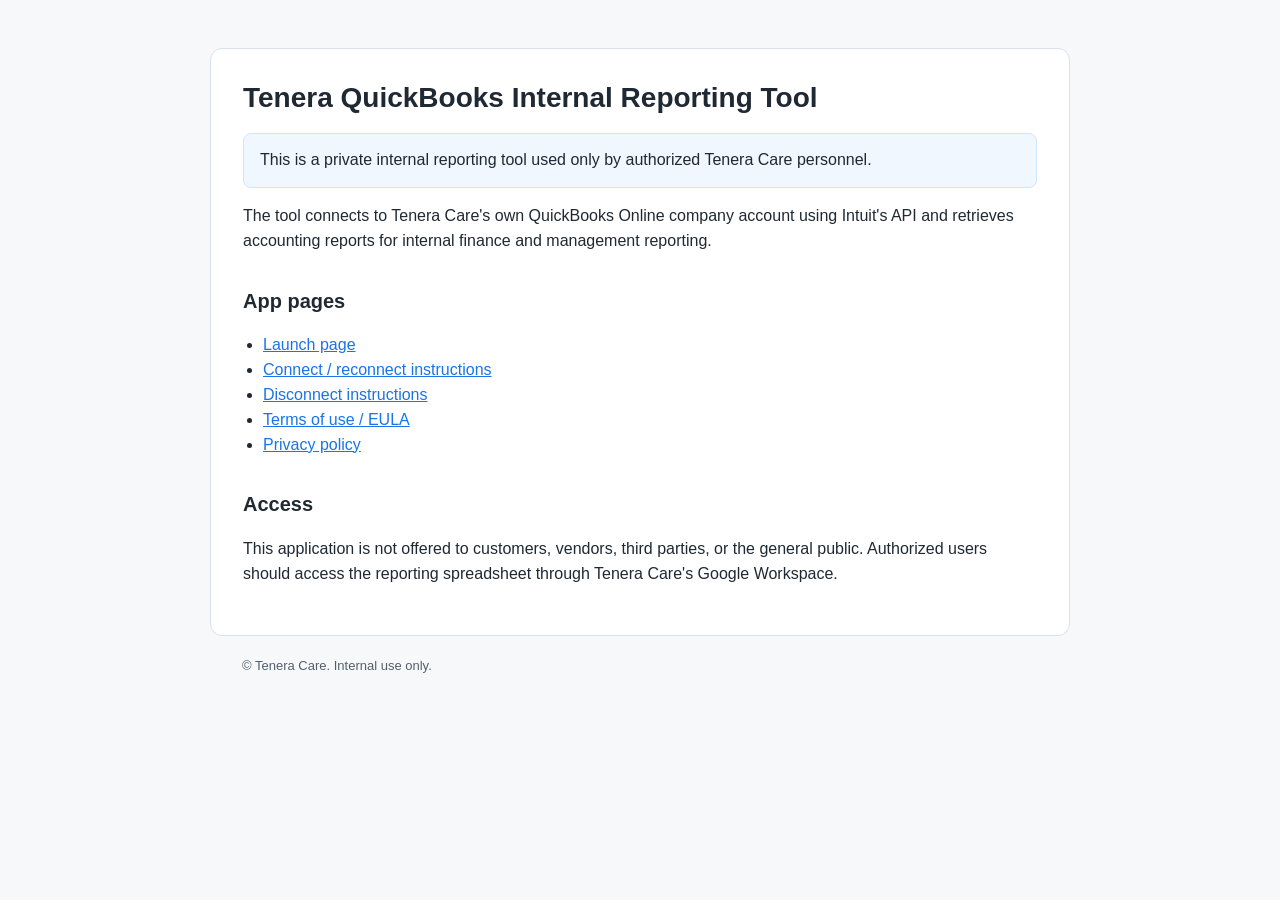
<file: index.html>
<!doctype html>
<html lang="en">
<head>
  <meta charset="utf-8">
  <title>Tenera QuickBooks Internal Reporting Tool</title>
  <meta name="viewport" content="width=device-width, initial-scale=1">
  <link rel="stylesheet" href="styles.css">
</head>
<body>
<main>
  <h1>Tenera QuickBooks Internal Reporting Tool</h1>
  <p class="notice">
    This is a private internal reporting tool used only by authorized Tenera Care personnel.
  </p>

  <p>
    The tool connects to Tenera Care's own QuickBooks Online company account using Intuit's API
    and retrieves accounting reports for internal finance and management reporting.
  </p>

  <h2>App pages</h2>
  <nav>
    <ul>
      <li><a href="launch.html">Launch page</a></li>
      <li><a href="connect.html">Connect / reconnect instructions</a></li>
      <li><a href="disconnect.html">Disconnect instructions</a></li>
      <li><a href="terms.html">Terms of use / EULA</a></li>
      <li><a href="privacy.html">Privacy policy</a></li>
    </ul>
  </nav>

  <h2>Access</h2>
  <p>
    This application is not offered to customers, vendors, third parties, or the general public.
    Authorized users should access the reporting spreadsheet through Tenera Care's Google Workspace.
  </p>
</main>
<footer>
  &copy; Tenera Care. Internal use only.
</footer>
</body>
</html>
</file>
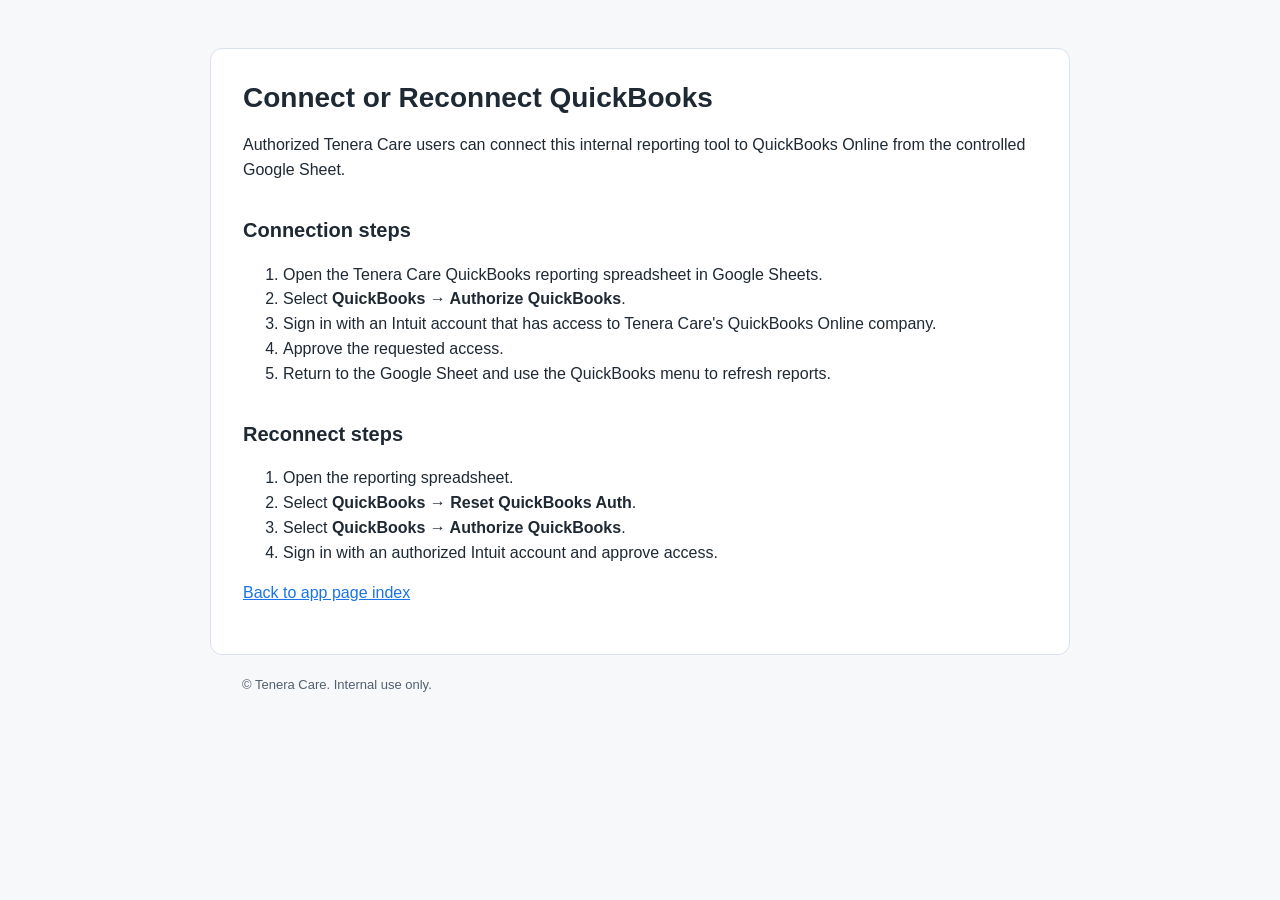
<file: connect.html>
<!doctype html>
<html lang="en">
<head>
  <meta charset="utf-8">
  <title>Tenera QuickBooks Internal Reporting Tool - Connect</title>
  <meta name="viewport" content="width=device-width, initial-scale=1">
  <link rel="stylesheet" href="styles.css">
</head>
<body>
<main>
  <h1>Connect or Reconnect QuickBooks</h1>
  <p>
    Authorized Tenera Care users can connect this internal reporting tool to QuickBooks Online from
    the controlled Google Sheet.
  </p>

  <h2>Connection steps</h2>
  <ol>
    <li>Open the Tenera Care QuickBooks reporting spreadsheet in Google Sheets.</li>
    <li>Select <strong>QuickBooks &rarr; Authorize QuickBooks</strong>.</li>
    <li>Sign in with an Intuit account that has access to Tenera Care's QuickBooks Online company.</li>
    <li>Approve the requested access.</li>
    <li>Return to the Google Sheet and use the QuickBooks menu to refresh reports.</li>
  </ol>

  <h2>Reconnect steps</h2>
  <ol>
    <li>Open the reporting spreadsheet.</li>
    <li>Select <strong>QuickBooks &rarr; Reset QuickBooks Auth</strong>.</li>
    <li>Select <strong>QuickBooks &rarr; Authorize QuickBooks</strong>.</li>
    <li>Sign in with an authorized Intuit account and approve access.</li>
  </ol>

  <p><a href="index.html">Back to app page index</a></p>
</main>
<footer>
  &copy; Tenera Care. Internal use only.
</footer>
</body>
</html>
</file>
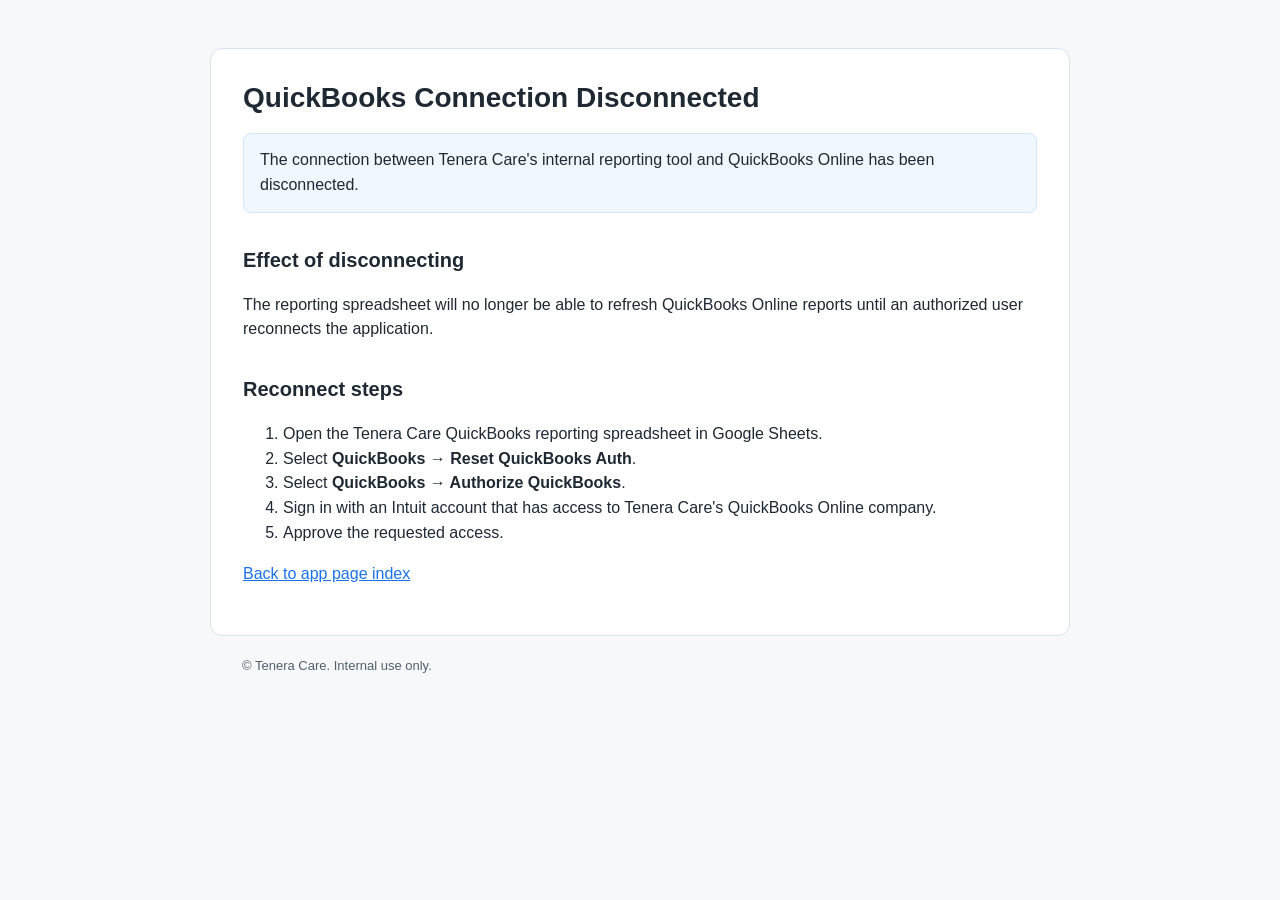
<file: disconnect.html>
<!doctype html>
<html lang="en">
<head>
  <meta charset="utf-8">
  <title>Tenera QuickBooks Internal Reporting Tool - Disconnect</title>
  <meta name="viewport" content="width=device-width, initial-scale=1">
  <link rel="stylesheet" href="styles.css">
</head>
<body>
<main>
  <h1>QuickBooks Connection Disconnected</h1>
  <p class="notice">
    The connection between Tenera Care's internal reporting tool and QuickBooks Online has been disconnected.
  </p>

  <h2>Effect of disconnecting</h2>
  <p>
    The reporting spreadsheet will no longer be able to refresh QuickBooks Online reports until an authorized
    user reconnects the application.
  </p>

  <h2>Reconnect steps</h2>
  <ol>
    <li>Open the Tenera Care QuickBooks reporting spreadsheet in Google Sheets.</li>
    <li>Select <strong>QuickBooks &rarr; Reset QuickBooks Auth</strong>.</li>
    <li>Select <strong>QuickBooks &rarr; Authorize QuickBooks</strong>.</li>
    <li>Sign in with an Intuit account that has access to Tenera Care's QuickBooks Online company.</li>
    <li>Approve the requested access.</li>
  </ol>

  <p><a href="index.html">Back to app page index</a></p>
</main>
<footer>
  &copy; Tenera Care. Internal use only.
</footer>
</body>
</html>
</file>
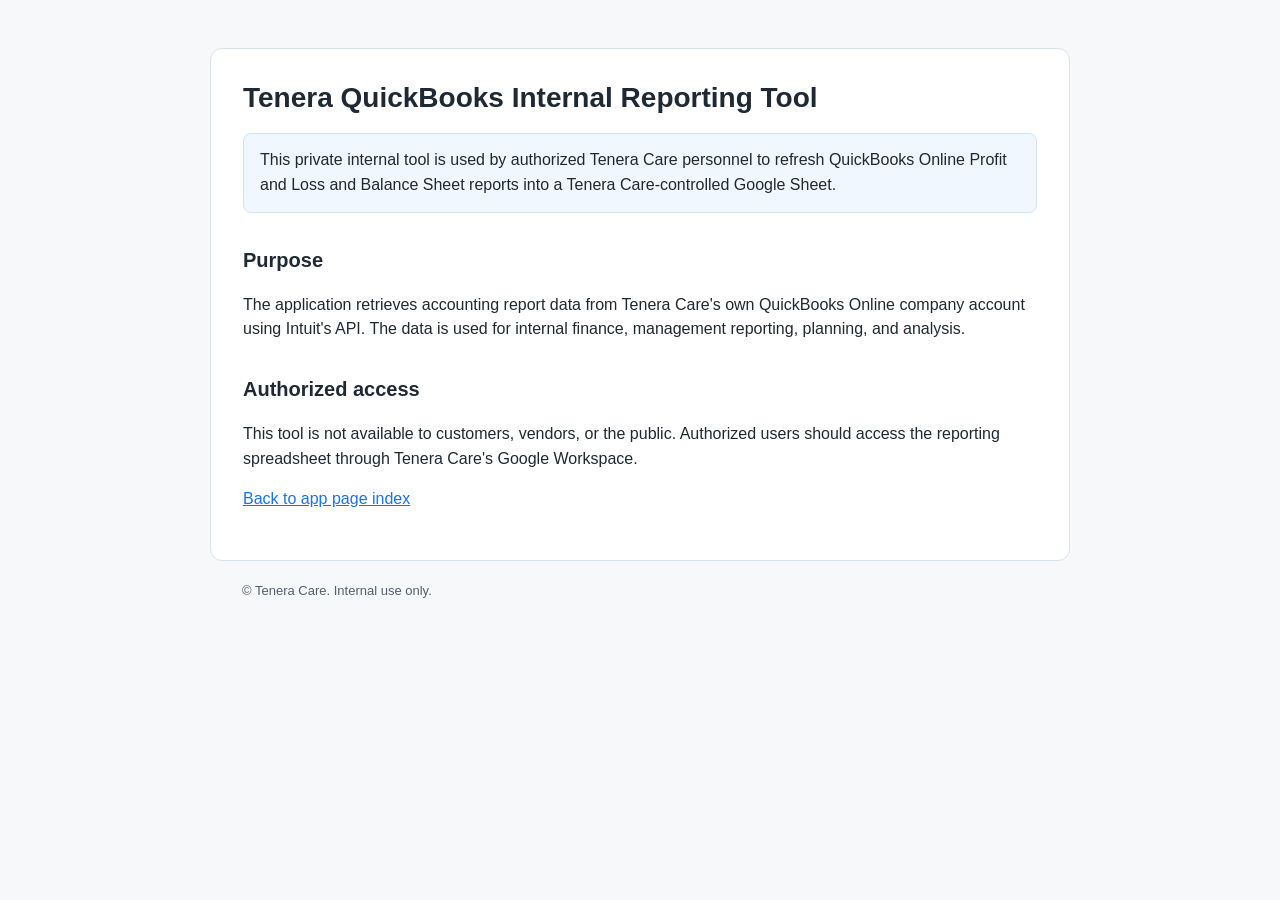
<file: launch.html>
<!doctype html>
<html lang="en">
<head>
  <meta charset="utf-8">
  <title>Tenera QuickBooks Internal Reporting Tool - Launch</title>
  <meta name="viewport" content="width=device-width, initial-scale=1">
  <link rel="stylesheet" href="styles.css">
</head>
<body>
<main>
  <h1>Tenera QuickBooks Internal Reporting Tool</h1>
  <p class="notice">
    This private internal tool is used by authorized Tenera Care personnel to refresh QuickBooks Online
    Profit and Loss and Balance Sheet reports into a Tenera Care-controlled Google Sheet.
  </p>

  <h2>Purpose</h2>
  <p>
    The application retrieves accounting report data from Tenera Care's own QuickBooks Online company
    account using Intuit's API. The data is used for internal finance, management reporting, planning,
    and analysis.
  </p>

  <h2>Authorized access</h2>
  <p>
    This tool is not available to customers, vendors, or the public. Authorized users should access the
    reporting spreadsheet through Tenera Care's Google Workspace.
  </p>

  <p><a href="index.html">Back to app page index</a></p>
</main>
<footer>
  &copy; Tenera Care. Internal use only.
</footer>
</body>
</html>
</file>
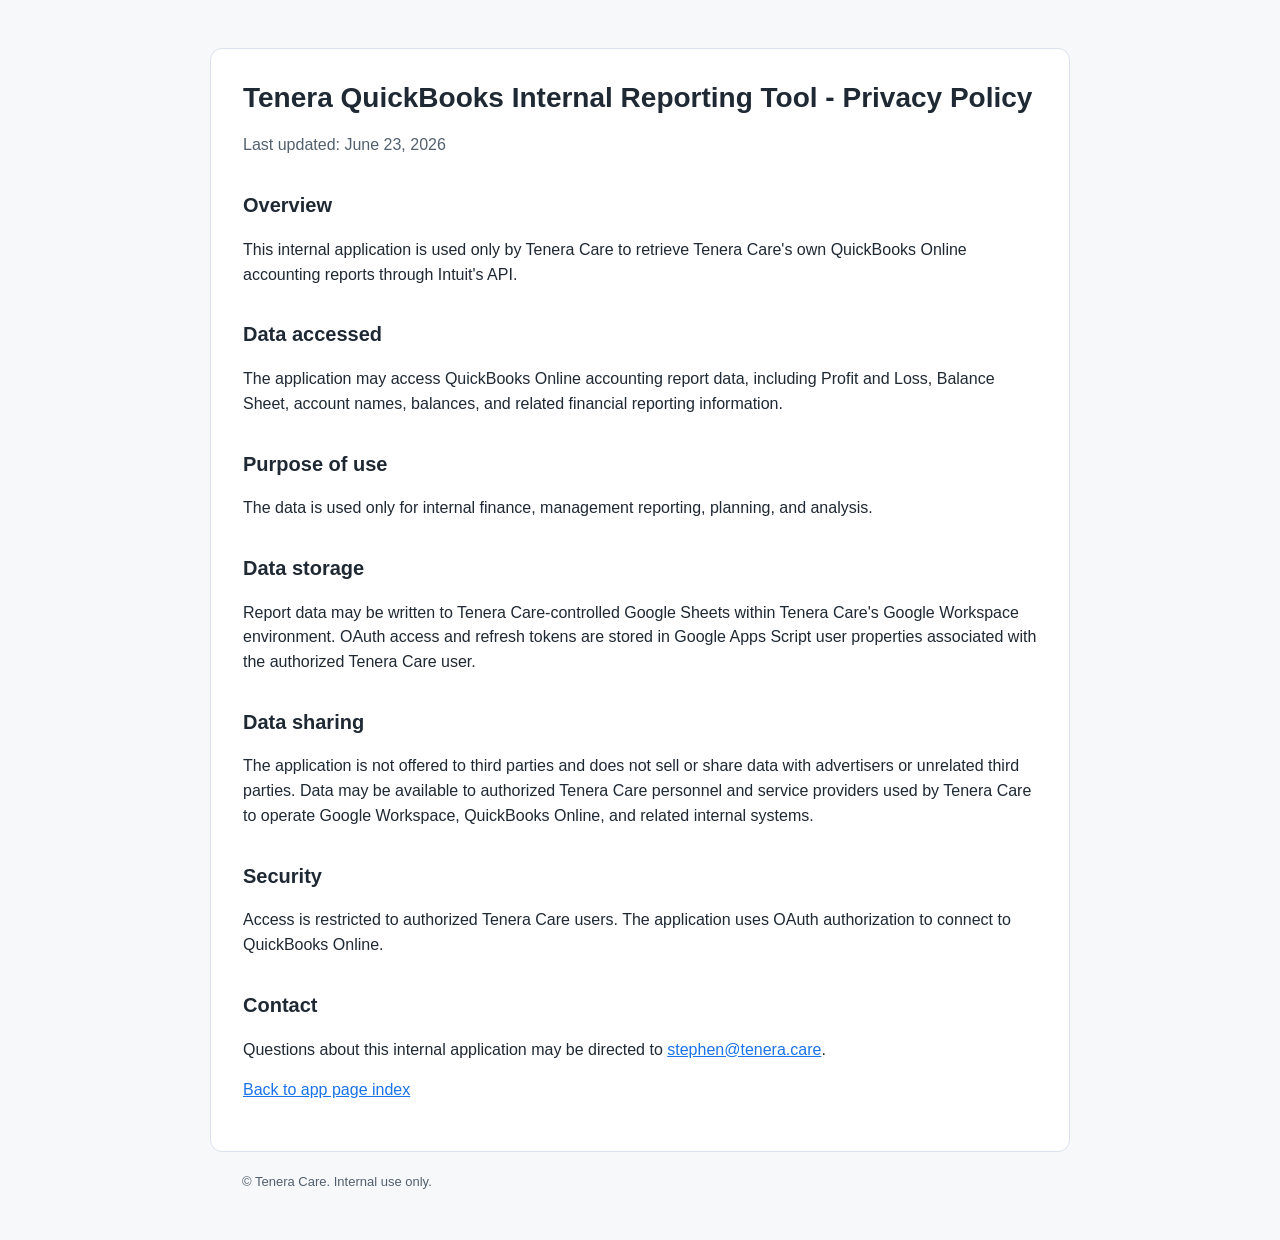
<file: privacy.html>
<!doctype html>
<html lang="en">
<head>
  <meta charset="utf-8">
  <title>Tenera QuickBooks Internal Reporting Tool - Privacy Policy</title>
  <meta name="viewport" content="width=device-width, initial-scale=1">
  <link rel="stylesheet" href="styles.css">
</head>
<body>
<main>
  <h1>Tenera QuickBooks Internal Reporting Tool - Privacy Policy</h1>
  <p class="muted">Last updated: June 23, 2026</p>

  <h2>Overview</h2>
  <p>
    This internal application is used only by Tenera Care to retrieve Tenera Care's own QuickBooks Online
    accounting reports through Intuit's API.
  </p>

  <h2>Data accessed</h2>
  <p>
    The application may access QuickBooks Online accounting report data, including Profit and Loss, Balance Sheet,
    account names, balances, and related financial reporting information.
  </p>

  <h2>Purpose of use</h2>
  <p>
    The data is used only for internal finance, management reporting, planning, and analysis.
  </p>

  <h2>Data storage</h2>
  <p>
    Report data may be written to Tenera Care-controlled Google Sheets within Tenera Care's Google Workspace
    environment. OAuth access and refresh tokens are stored in Google Apps Script user properties associated with
    the authorized Tenera Care user.
  </p>

  <h2>Data sharing</h2>
  <p>
    The application is not offered to third parties and does not sell or share data with advertisers or unrelated
    third parties. Data may be available to authorized Tenera Care personnel and service providers used by
    Tenera Care to operate Google Workspace, QuickBooks Online, and related internal systems.
  </p>

  <h2>Security</h2>
  <p>
    Access is restricted to authorized Tenera Care users. The application uses OAuth authorization to connect
    to QuickBooks Online.
  </p>

  <h2>Contact</h2>
  <p>
    Questions about this internal application may be directed to <a href="mailto:stephen@tenera.care">stephen@tenera.care</a>.
  </p>

  <p><a href="index.html">Back to app page index</a></p>
</main>
<footer>
  &copy; Tenera Care. Internal use only.
</footer>
</body>
</html>
</file>
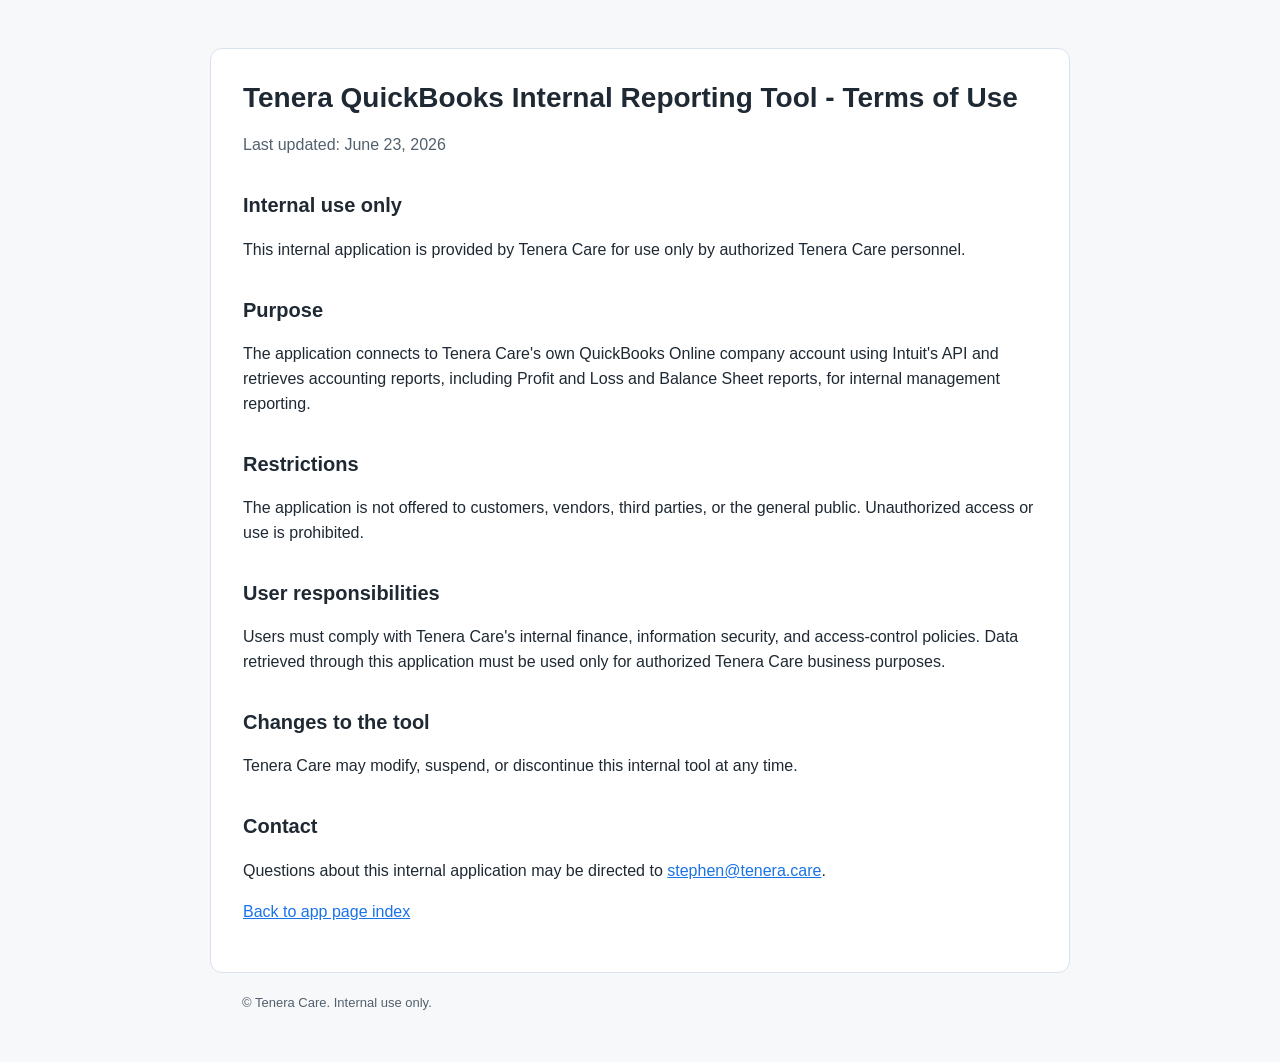
<file: terms.html>
<!doctype html>
<html lang="en">
<head>
  <meta charset="utf-8">
  <title>Tenera QuickBooks Internal Reporting Tool - Terms of Use</title>
  <meta name="viewport" content="width=device-width, initial-scale=1">
  <link rel="stylesheet" href="styles.css">
</head>
<body>
<main>
  <h1>Tenera QuickBooks Internal Reporting Tool - Terms of Use</h1>
  <p class="muted">Last updated: June 23, 2026</p>

  <h2>Internal use only</h2>
  <p>
    This internal application is provided by Tenera Care for use only by authorized Tenera Care personnel.
  </p>

  <h2>Purpose</h2>
  <p>
    The application connects to Tenera Care's own QuickBooks Online company account using Intuit's API
    and retrieves accounting reports, including Profit and Loss and Balance Sheet reports, for internal
    management reporting.
  </p>

  <h2>Restrictions</h2>
  <p>
    The application is not offered to customers, vendors, third parties, or the general public. Unauthorized
    access or use is prohibited.
  </p>

  <h2>User responsibilities</h2>
  <p>
    Users must comply with Tenera Care's internal finance, information security, and access-control policies.
    Data retrieved through this application must be used only for authorized Tenera Care business purposes.
  </p>

  <h2>Changes to the tool</h2>
  <p>
    Tenera Care may modify, suspend, or discontinue this internal tool at any time.
  </p>

  <h2>Contact</h2>
  <p>
    Questions about this internal application may be directed to <a href="mailto:stephen@tenera.care">stephen@tenera.care</a>.
  </p>

  <p><a href="index.html">Back to app page index</a></p>
</main>
<footer>
  &copy; Tenera Care. Internal use only.
</footer>
</body>
</html>
</file>
<file: styles.css>
:root {
  --bg: #f7f8fa;
  --card: #ffffff;
  --text: #1f2933;
  --muted: #52606d;
  --border: #d9e2ec;
  --link: #1a73e8;
}

* {
  box-sizing: border-box;
}

body {
  margin: 0;
  font-family: Arial, Helvetica, sans-serif;
  line-height: 1.55;
  color: var(--text);
  background: var(--bg);
}

main {
  max-width: 860px;
  margin: 48px auto;
  padding: 32px;
  background: var(--card);
  border: 1px solid var(--border);
  border-radius: 12px;
}

h1 {
  margin-top: 0;
  font-size: 28px;
  line-height: 1.2;
}

h2 {
  margin-top: 32px;
  font-size: 20px;
}

p, li {
  font-size: 16px;
}

.muted {
  color: var(--muted);
}

nav ul {
  padding-left: 20px;
}

a {
  color: var(--link);
}

footer {
  max-width: 860px;
  margin: -28px auto 48px;
  padding: 0 32px;
  color: var(--muted);
  font-size: 13px;
}

.notice {
  padding: 14px 16px;
  background: #f0f7ff;
  border: 1px solid #cfe5ff;
  border-radius: 8px;
}
</file>
